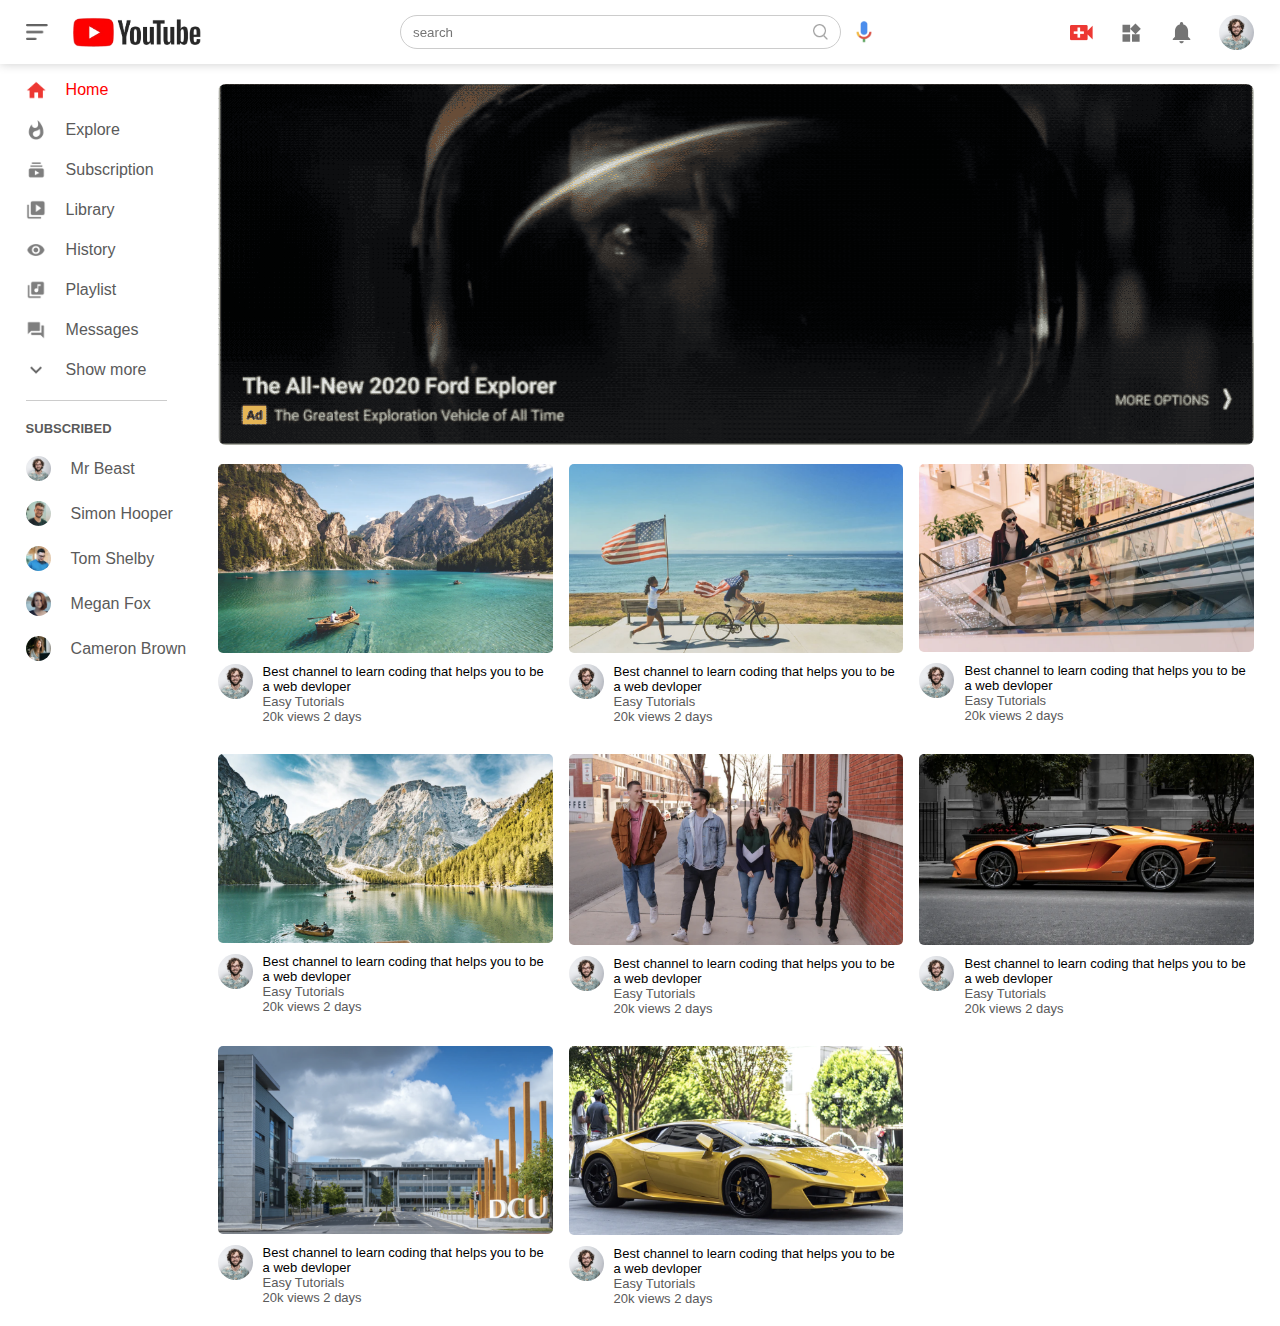
<file: index.html>
<!DOCTYPE html>
<html lang="en">
<head>
    <meta charset="UTF-8">
    <meta name="viewport" content="width=device-width, initial-scale=1.0">
    <link rel="stylesheet" href="style.css">
    <title>Youtube</title>
</head>
<body>
    <nav class="flex-div">
        <div class="nav-left flex-div">
            <img src="/images//menu.png" class="menu-icon">
            <img src="/images/logo.png" class="logo">
        </div>
        <div class="nav-middle flex-div">
            <div class="search-box flex-div">
           <input type="text" placeholder="search">
           <img src="/images/search.png">
            </div>
            <img src="images/voice-search.png" class="mic-icon">
        </div>
        <div class="nav-right flex-div">
            <img src="/images//upload.png">
            <img src="/images//more.png">
            <img src="/images//notification.png">
            <img src="/images//Jack.png" class="user-icon">
        </div>
    </nav>
    <div class="sidebar">
        <div class="shortcut-links">
            <a href=""><img src="/images/home.png"><p>Home</p></a>
            <a href=""><img src="/images/explore.png"><p>Explore</p></a>
            <a href=""><img src="/images/subscriprion.png"><p>Subscription</p></a>
            <a href=""><img src="/images/library.png"><p>Library</p></a>
            <a href=""><img src="/images/history.png"><p>History</p></a>
            <a href=""><img src="/images/playlist.png"><p>Playlist</p></a>
            <a href=""><img src="/images/messages.png"><p>Messages</p></a>
            <a href=""><img src="/images/show-more.png"><p>Show more</p></a>
            <hr>
        </div>
        <div class="subscribed-list">
            <h3>SUBSCRIBED</h3>
            <a href=""><img src="/images//Jack.png"><p>Mr Beast</p></a>
            <a href=""><img src="/images//simon.png"><p>Simon Hooper</p></a>
            <a href=""><img src="/images//tom.png"><p>Tom Shelby</p></a>
            <a href=""><img src="/images//megan.png"><p>Megan Fox</p></a>
            <a href=""><img src="/images//cameron.png"><p>Cameron Brown</p></a>
        </div>
    </div>

    <div class="container">
        <div class="banner">
            <img src="/images//masthead.png">
        </div>
        <div class="list-container">
            <div class="vid-list">
                <a href="play.html"><img src="/images//thumbnail1.png" class="thumbnail"></a>
                <div class="flex-div">
                    <img src="/images//Jack.png">
                    <div class="vid-info">
                        <a href="play.html">Best channel to learn coding that helps you to be a web devloper</a>
                        <p>Easy Tutorials</p>
                        <p>20k views 2 days</p>
                    </div>
                </div>
            </div>

            <div class="vid-list">
                <a href="play.html"><img src="/images//thumbnail2.png" class="thumbnail"></a>
                <div class="flex-div">
                    <img src="/images//Jack.png">
                    <div class="vid-info">
                        <a href="">Best channel to learn coding that helps you to be a web devloper</a>
                        <p>Easy Tutorials</p>
                        <p>20k views 2 days</p>
                    </div>
                </div>
            </div>
            <div class="vid-list">
                <a href="play.html"><img src="/images//thumbnail3.png" class="thumbnail"></a>
                <div class="flex-div">
                    <img src="/images//Jack.png">
                    <div class="vid-info">
                        <a href="">Best channel to learn coding that helps you to be a web devloper</a>
                        <p>Easy Tutorials</p>
                        <p>20k views 2 days</p>
                    </div>
                </div>
            </div>
            <div class="vid-list">
                <a href="play.html"><img src="/images//thumbnail4.png" class="thumbnail"></a>
                <div class="flex-div">
                    <img src="/images//Jack.png">
                    <div class="vid-info">
                        <a href="">Best channel to learn coding that helps you to be a web devloper</a>
                        <p>Easy Tutorials</p>
                        <p>20k views 2 days</p>
                    </div>
                </div>
            </div>
            <div class="vid-list">
                <a href="play.html"><img src="/images//thumbnail5.png" class="thumbnail"></a>
                <div class="flex-div">
                    <img src="/images//Jack.png">
                    <div class="vid-info">
                        <a href="">Best channel to learn coding that helps you to be a web devloper</a>
                        <p>Easy Tutorials</p>
                        <p>20k views 2 days</p>
                    </div>
                </div>
            </div>
            <div class="vid-list">
                <a href="play.html"><img src="/images//thumbnail6.png" class="thumbnail"></a>
                <div class="flex-div">
                    <img src="/images//Jack.png">
                    <div class="vid-info">
                        <a href="">Best channel to learn coding that helps you to be a web devloper</a>
                        <p>Easy Tutorials</p>
                        <p>20k views 2 days</p>
                    </div>
                </div>
            </div>
            <div class="vid-list">
                <a href="play.html"><img src="/images//thumbnail7.png" class="thumbnail"></a>
                <div class="flex-div">
                    <img src="/images//Jack.png">
                    <div class="vid-info">
                        <a href="">Best channel to learn coding that helps you to be a web devloper</a>
                        <p>Easy Tutorials</p>
                        <p>20k views 2 days</p>
                    </div>
                </div>
            </div>
            <div class="vid-list">
                <a href="play.html"><img src="/images//thumbnail8.png" class="thumbnail"></a>
                <div class="flex-div">
                    <img src="/images//Jack.png">
                    <div class="vid-info">
                        <a href="">Best channel to learn coding that helps you to be a web devloper</a>
                        <p>Easy Tutorials</p>
                        <p>20k views 2 days</p>
                    </div>
                </div>
            </div>
   
        </div>
    </div>
    <script src="script.js"></script>
</body>
</html>
</file>
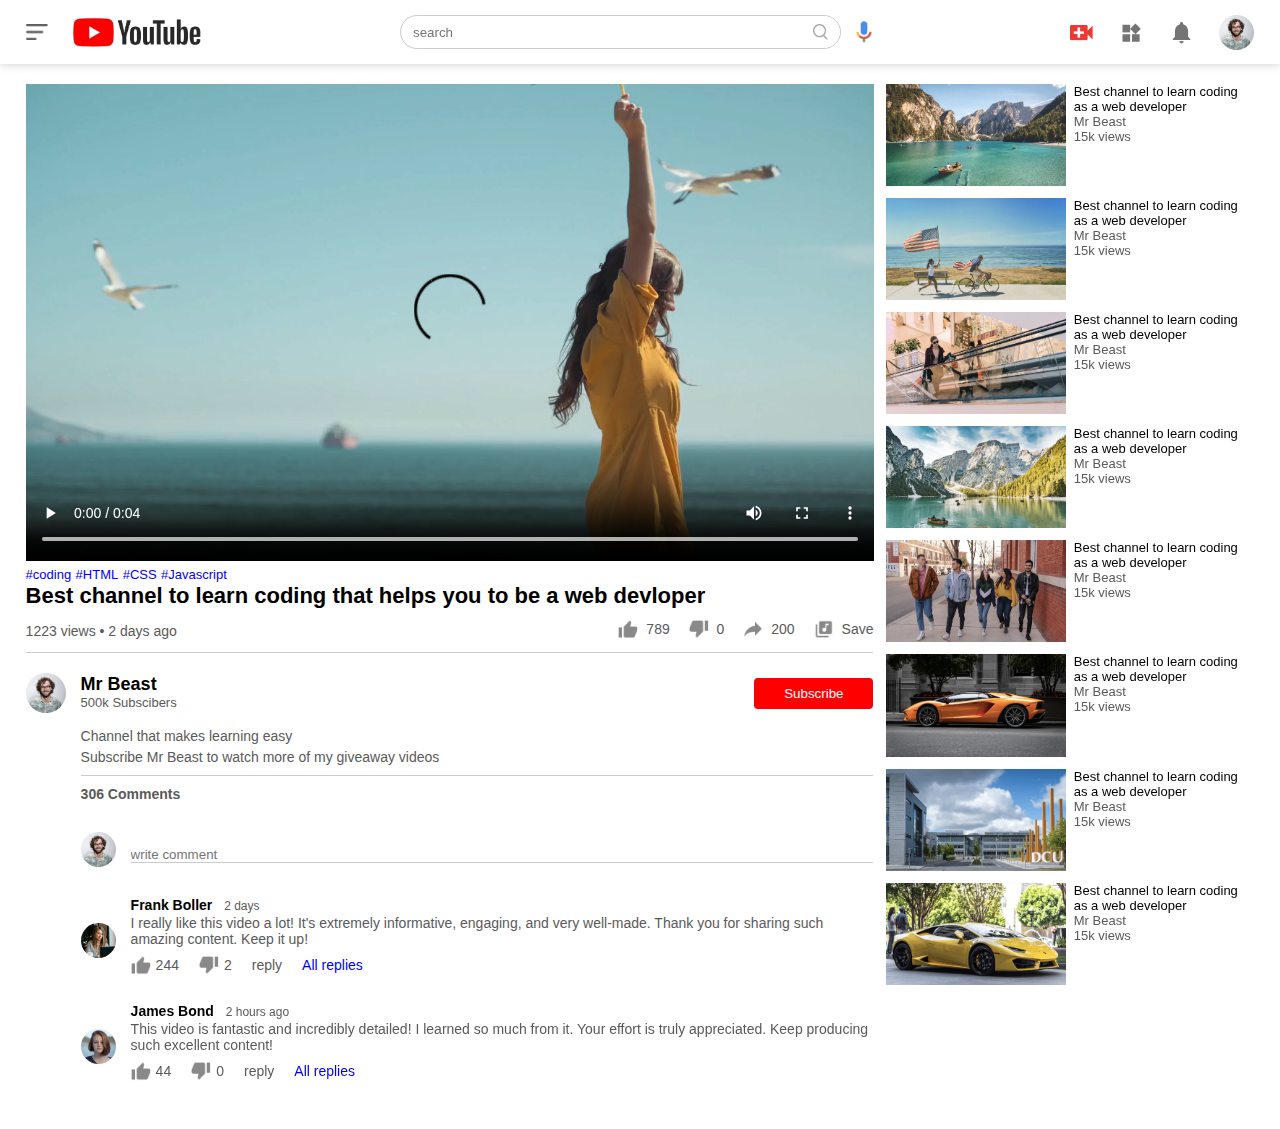
<file: play.html>
<!DOCTYPE html>
<html lang="en">
<head>
    <meta charset="UTF-8">
    <meta name="viewport" content="width=device-width, initial-scale=1.0">
    <title>Play</title>
    <link rel="stylesheet" href="style.css">
</head>
<body>
    <nav class="flex-div">
        <div class="nav-left flex-div">
            <img src="/images//menu.png" class="menu-icon">
            <img src="/images/logo.png" class="logo">
        </div>
        <div class="nav-middle flex-div">
            <div class="search-box flex-div">
           <input type="text" placeholder="search">
           <img src="/images/search.png">
            </div>
            <img src="images/voice-search.png" class="mic-icon">
        </div>
        <div class="nav-right flex-div">
            <img src="/images//upload.png">
            <img src="/images//more.png">
            <img src="/images//notification.png">
            <img src="/images//Jack.png" class="user-icon">
        </div>
    </nav>


    <div class="container play-container">
        <div class="row">
            <div class="play-video">
                <video controls autoplay >
                    <source src="images/video.mp4" type="video/mp4">
                </video>
                <div class="tags">
                    <a href="">#coding</a>   <a href="">#HTML</a>   <a href="">#CSS</a>    <a href="">#Javascript</a>   
                </div>
                <h3>Best channel to learn coding that helps you to be a web devloper</h3>
                <div class="play-video-info">
                    <p>1223 views &bull; 2 days ago</p>
                    <div>
                       
                        <a href="">    <img src="/images/like.png">789</a>
                        <a href="">    <img src="/images/dislike.png">0</a>
                        <a href="">    <img src="/images/share.png">200</a>
                        <a href="">    <img src="/images/save.png">Save</a> 
                    </div>
                </div>
                <hr>
                <div class="publisher">
                    <img src="/images/Jack.png" >
                    <div>
                        <p>Mr Beast</p>
                        <span>500k Subscibers</span>
                    </div>
                    <button type="button">Subscribe</button>
                </div>

                <div class="vid-description">
                    <p>Channel that makes learning easy</p>
                    <p>Subscribe Mr Beast to watch more of my giveaway videos</p>
                    <hr>
                    <h4>306 Comments</h4>

                    <div class="add-comment">
                        <img src="/images//Jack.png" >
                        <input type="text" placeholder="write comment">
                    </div>
                    <div class="old-comment">
                        <img src="images/cameron.png">
                        <div>
                            <h3>Frank Boller <span>2 days</span></h3>
                            <p>I really like this video a lot!
                                It's extremely informative, engaging, and very well-made.
                                Thank you for sharing such amazing content. Keep it up!
                                </p>
                                <div class="comment-action">
                                    <img src="/images//like.png">
                                    <span>244</span>
                                    <img src="/images//dislike.png">
                                    <span>2</span>
                                    <span>reply</span>
                                    <a href="">All replies</a>
                                </div>
                        </div>
                    </div>

                    <div class="old-comment">
                        <img src="images/megan.png">
                        <div>
                            <h3>James Bond <span>2 hours ago</span></h3>
                            <p>This video is fantastic and incredibly detailed!
                                I learned so much from it. Your effort is truly appreciated.
                                Keep producing such excellent content!
                                
                                </p>
                                <div class="comment-action">
                                    <img src="/images//like.png">
                                    <span>44</span>
                                    <img src="/images//dislike.png">
                                    <span>0</span>
                                    <span>reply</span>
                                    <a href="">All replies</a>
                                </div>
                        </div>
                    </div>
                
                </div>
            </div>
            <div class="right-sidebar">
                <div class="side-video-list">
                    <a href="" class="small-thumbnail"> <img src="/images//thumbnail1.png" alt=""></a>
                    <div class="vid-info">
                        <a href="">Best channel to learn coding as a web developer</a>
                        <p>Mr Beast</p>
                        <p>15k views</p>
                    </div>
                </div>
                <div class="side-video-list">
                    <a href="" class="small-thumbnail"> <img src="/images//thumbnail2.png" alt=""></a>
                    <div class="vid-info">
                        <a href="">Best channel to learn coding as a web developer</a>
                        <p>Mr Beast</p>
                        <p>15k views</p>
                    </div>
                </div>
                <div class="side-video-list">
                    <a href="" class="small-thumbnail"> <img src="/images//thumbnail3.png" alt=""></a>
                    <div class="vid-info">
                        <a href="">Best channel to learn coding as a web developer</a>
                        <p>Mr Beast</p>
                        <p>15k views</p>
                    </div>
                </div>
                <div class="side-video-list">
                    <a href="" class="small-thumbnail"> <img src="/images//thumbnail4.png" alt=""></a>
                    <div class="vid-info">
                        <a href="">Best channel to learn coding as a web developer</a>
                        <p>Mr Beast</p>
                        <p>15k views</p>
                    </div>
                </div>
                <div class="side-video-list">
                    <a href="" class="small-thumbnail"> <img src="/images//thumbnail5.png" alt=""></a>
                    <div class="vid-info">
                        <a href="">Best channel to learn coding as a web developer</a>
                        <p>Mr Beast</p>
                        <p>15k views</p>
                    </div>
                </div>
                <div class="side-video-list">
                    <a href="" class="small-thumbnail"> <img src="/images//thumbnail6.png" alt=""></a>
                    <div class="vid-info">
                        <a href="">Best channel to learn coding as a web developer</a>
                        <p>Mr Beast</p>
                        <p>15k views</p>
                    </div>
                </div>
                <div class="side-video-list">
                    <a href="" class="small-thumbnail"> <img src="/images//thumbnail7.png" alt=""></a>
                    <div class="vid-info">
                        <a href="">Best channel to learn coding as a web developer</a>
                        <p>Mr Beast</p>
                        <p>15k views</p>
                    </div>
                </div>
                <div class="side-video-list">
                    <a href="" class="small-thumbnail"> <img src="/images//thumbnail8.png" alt=""></a>
                    <div class="vid-info">
                        <a href="">Best channel to learn coding as a web developer</a>
                        <p>Mr Beast</p>
                        <p>15k views</p>
                    </div>
                </div>
            </div>
        </div>
    </div>
</body>
</html>
</file>
<file: style.css>
*{
    margin: 0;
    padding: 0;
    font-family: "poppins", sans-serif;
    box-sizing: border-box;
}

a{
    text-decoration: none;
    color: #5a5a5a;
}
img{
    cursor: pointer;
}
.flex-div{
    display: flex;
    align-items: center;
}

nav{
    padding: 10px 2%;
    justify-content: space-between;
    box-shadow: 0 0  10px rgba(0, 0 , 0, 0.2);
    background: white;
    position: sticky;
    top: 0;
    z-index: 10;
  
}
.nav-right img{
     width: 25px;
     margin-right: 25px;
}
.nav-right .user-icon{
    width: 35px;
    border-radius: 50%;
    margin-right: 0;
}
.nav-left .menu-icon{
     width: 22px;
     margin-right: 25px;
}
.nav-left .logo{
    width: 130px;

}
.nav-middle .mic-icon{
    width: 16px;
}
.nav-middle .search-box{
    border: 1px solid #ccc;
    margin-right: 15px;
    padding: 8px 12px;
    border-radius: 25px;
}
.nav-middle .search-box input{
     width: 400px;
     border: 0;
     outline: 0;
     background: transparent;
}
.nav-middle .search-box img{
    width: 15px;

}




.sidebar{
   background: white;
   width: 15%;
   height: 100vh;
   position: fixed;
   top: 0;
   padding-left: 2%;
   padding-top: 80px;
}
.shortcut-links a img{
    width: 20px;
    margin-right: 20px;
}
.shortcut-links a{
    display: flex;
    align-items: center;
    margin-bottom: 20px;
    width: fit-content;
    flex-wrap: wrap;
}
.shortcut-links :first-child{
    color: red;
}
.sidebar hr{
    border: 0;
    height: 1px;
    background: #ccc;
    width: 85%;
}
.subscribed-list h3{
    font-size: 13px;
    margin: 20px 0;
    color: #5a5a5a;
}
.subscribed-list a {
    display: flex;
    align-items: center;
    margin-bottom: 20px;
    width: fit-content;
    flex-wrap: wrap;
}
.subscribed-list a img {
    width: 25px;
    border-radius: 50%;
    margin-right: 20px;
}
.small-sidebar{
    width: 5%;

}
.small-sidebar a p{
    display: none;
}
.small-sidebar h3{
    display: none;
}




.container{
    background: white;
    padding-left: 17%;
    padding-right: 2%;
    padding-top: 20px;
    padding-bottom: 20px;
}
.large-container{
    padding: 7%;
    
}
.banner{
    width: 100%;

}
.banner img{
    width: 100%;
    border-radius: 8px;
}
.list-container{
    display: grid;
    grid-template-columns: repeat(auto-fit, minmax(250px, 1fr));
    grid-column-gap: 16px;
    grid-row-gap: 30px;
    margin-top: 15px;
}
.vid-list .thumbnail{
width: 100%;
border-radius: 5px;
}
.vid-list .flex-div{
    align-items: flex-start;
    margin-top: 7px;
}
.vid-list .flex-div img{
    width: 35px;
    margin-right: 10px;
    border-radius: 50%;
}
.vid-info{
    color: #5a5a5a;
    font-size: 13px;
}
.vid-info a{
    color:black;
    font-weight: 600px;
}


@media(max-width: 900px){
    .menu-icon{
        display: none;
    }
    .sidebar{
        display: none;
    }
    .container, .large-container{
        padding-left: 5%;
        padding-right: 5%;
    }
    .nav-right img{
        display: none;
    }
    .nav-right .user-icon{
        display: block;
        width: 30px;
    }
    .nav-middle .search-box input{
        width: 100px;
    }
    .nav-middle .mic-icon{
        display: none;
    }
    .logo{
        width: 90px;
    }
}


/* play video page */

.play-container{
    padding-left: 2%;
}
.row{
    display: flex;
    justify-content: space-between;
    flex-wrap: wrap;
}
.play-video{
    flex-basis: 69%;
}
.right-sidebar{
    flex-basis: 30%;
}
.play-video video{
    width: 100%;
}
.side-video-list{
    display: flex;
    justify-content: space-between;
    margin-bottom: 8px;
}
.side-video-list img{
    width: 100%;
}
.side-video-list .small-thumbnail{
    flex-basis: 49%;
}
.side-video-list .vid-info{
    flex-basis: 49%;
}
.play-video .tags a{
    color: #0000ff;
    font-size: 13px;
}
.play-video h3{
    font-weight: 600px;
    font-size: 22px;
}
.play-video .play-video-info{
    display: flex;
    align-items: center;
    justify-content:space-between;
    flex-wrap: wrap;
    margin-top: 10px;
    font-size: 14px;
    color: #5a5a5a;
}
.play-video .play-video-info a img{
    width: 20px;
    margin-right: 8px;
}
.play-video .play-video-info a{
    display: inline-flex;
    align-items: center;
    margin-left: 15px;
}
.play-video hr{
     border: 0;
     height: 1px;
    background: #ccc;
    margin: 10px 0;
}
.publisher{
    display: flex;
    align-items: center;
    margin-top: 20px;
}
.publisher div{
    flex: 1;
    line-height: 18px;

}
.publisher img{
    width: 40px;
    border-radius: 50%;
    margin-right: 15px;
}
.publisher div p{
    color: black;
    font-weight: 600;
    font-size: 18px;
}
.publisher div span{
    font-size: 13px;
    color: #5a5a5a;
}
.publisher button{
    background:red;
    color: white;
    padding: 8px 30px;
    border: 0;
    border-radius: 4px;
    outline: 0;
    cursor: pointer;
}
.vid-description{
    padding-left: 55px;
    margin: 15px 0;

}
.vid-description p{
    font-size: 14px;
    margin-bottom: 5px;
    color: #5a5a5a;
}
.vid-description h4{
    font-size: 14px;
    color:#5a5a5a;
}.add-comment{
    display: flex;
    align-items: center;
    margin: 30px 0;
}
.add-comment img{
    width: 35px;
    border-radius: 50%;
    margin-right: 15px;
}
.add-comment input{
    border: 0;
    outline: 0;
    border-bottom: 1px solid #ccc;
    width: 100%;
    padding-top: 10px;
    background: transparent;
}
.old-comment{
    display: flex;
    align-items: center;
    margin: 20px 0;
}
.old-comment img{
    width: 35px;
    border-radius: 50%;
    margin-right: 15px;
}
.old-comment h3{
    font-size: 14px;
    margin-bottom: 2px;
}
.old-comment h3 span{
    font-size: 12px;
    color: #5a5a5a;
    font-weight: 500;
    margin-left: 8px;
}
.old-comment .comment-action{
    display: flex;
    align-items: center;
    margin: 8px 0;
    font-size: 14px;
}
.old-comment .comment-action img{
    border-radius: 0;
    width: 20px;
    margin-right: 5px;
}
.old-comment .comment-action span{
    margin-right: 20px;
    color: #5a5a5a;
}
.old-comment .comment-action a{
    color: #0000ff;
}

@media (max-width: 900px) {
    .play-video{
        flex-basis: 100%;
    }
    .right-sidebar{
        flex-basis: 100%;
    }
    .play-container{
        padding-left:5% ;
    }
    .vid-description{
        padding-left: 0;
    }
    .play-video .play-video-info a{
        margin-left: 0;
        margin-right: 15px;
        margin-top: 15px;
    }
}
</file>
